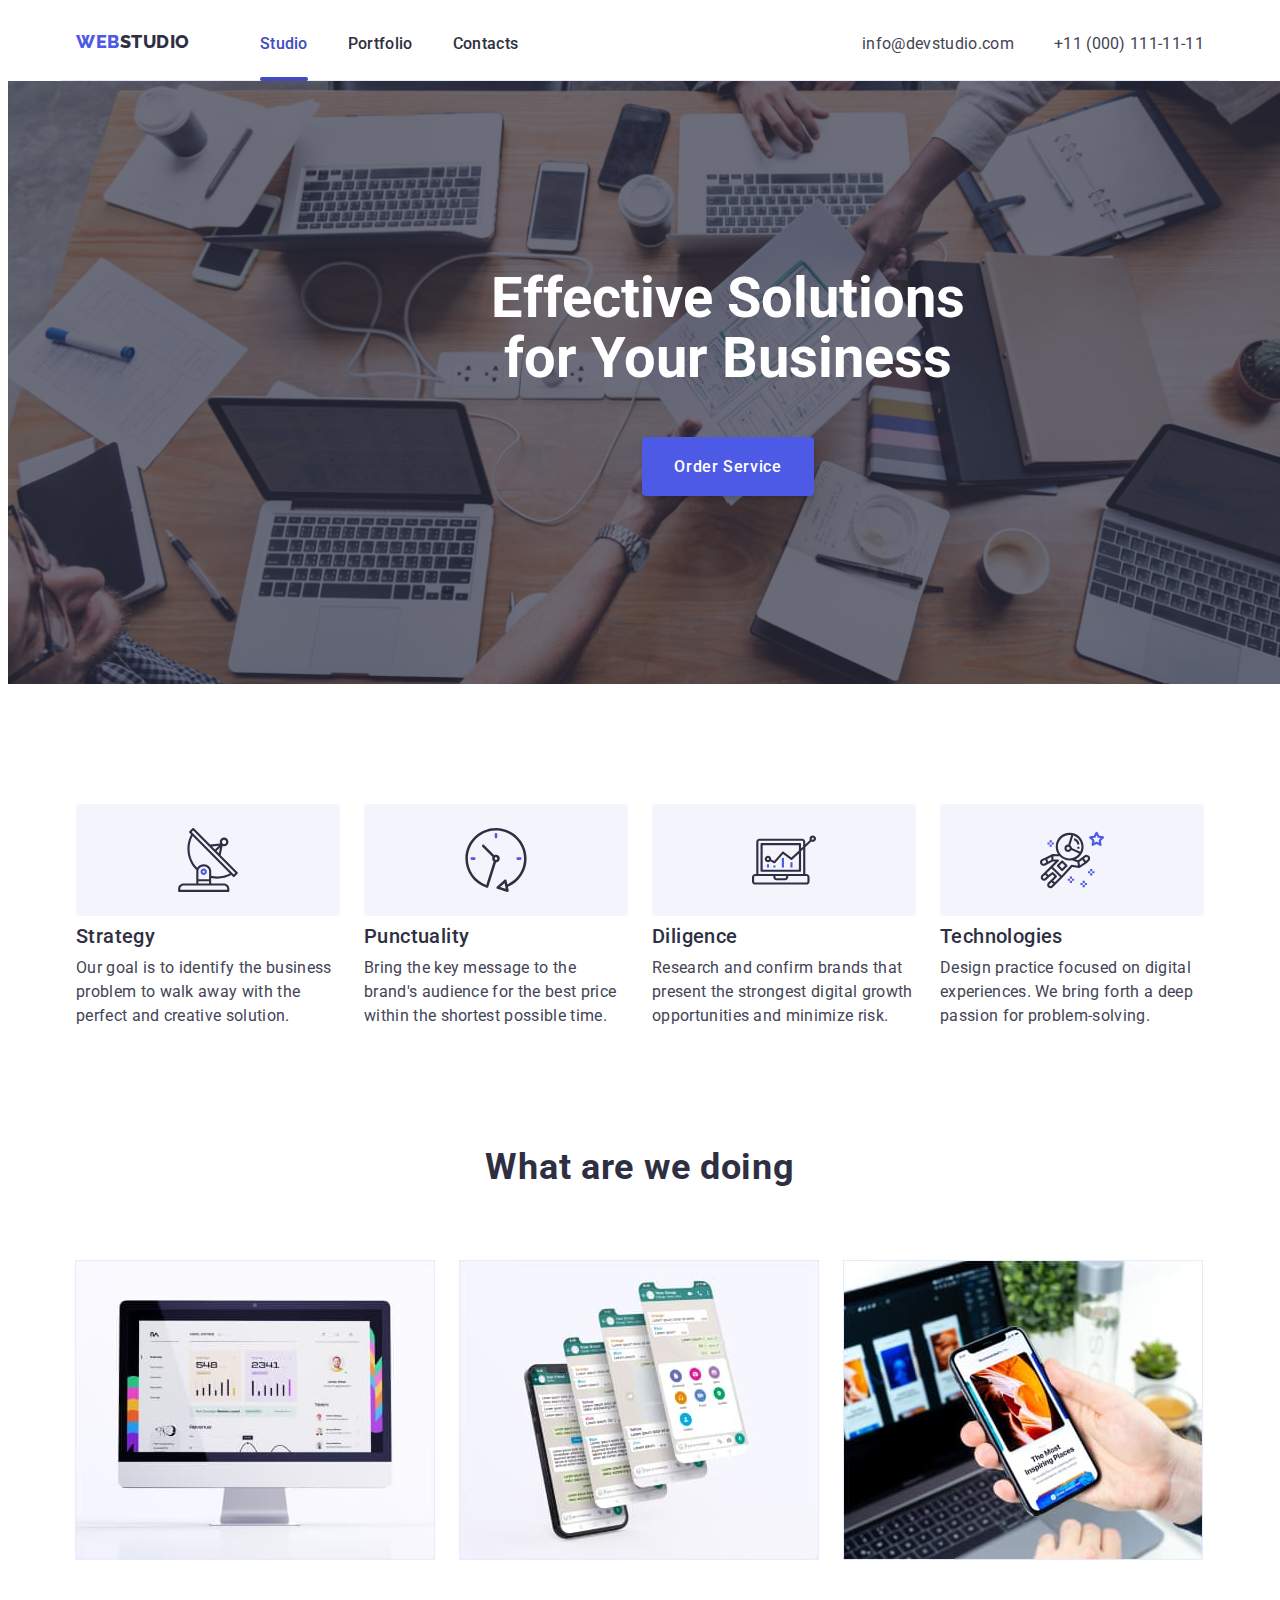
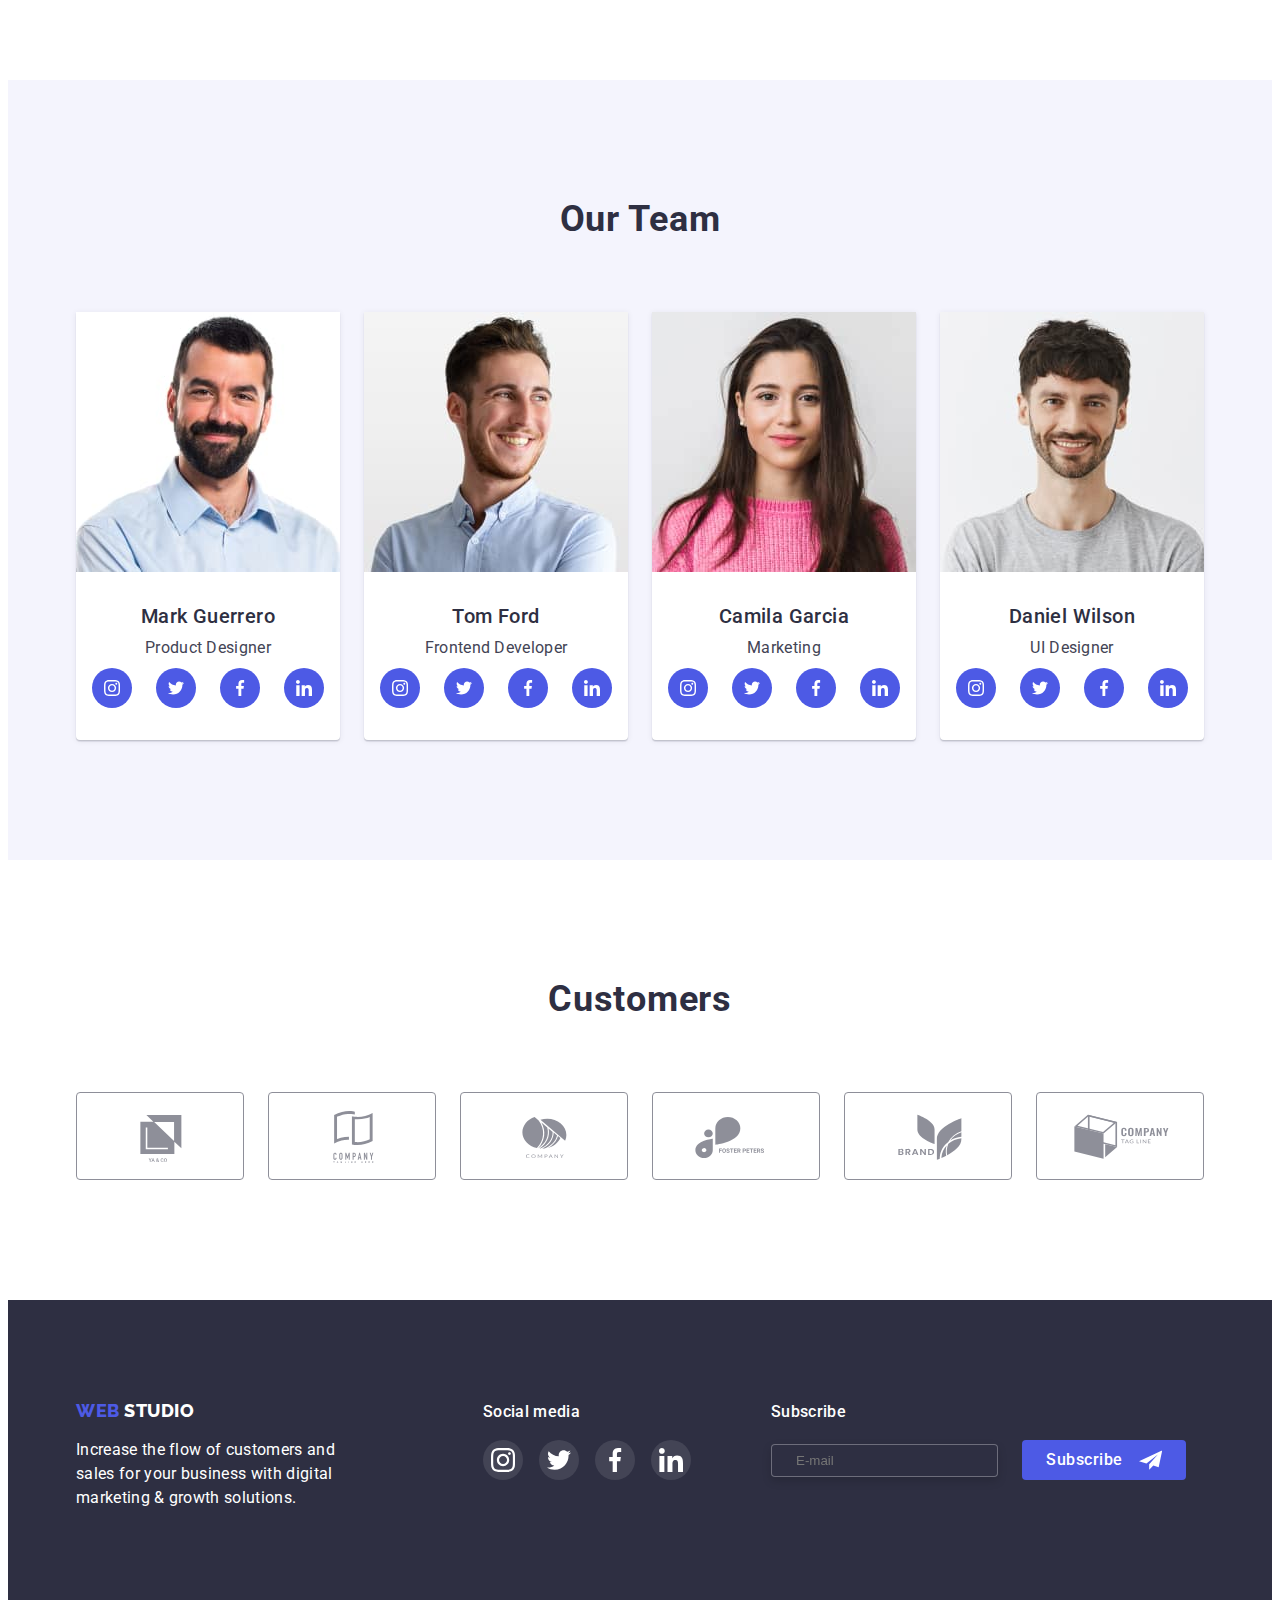
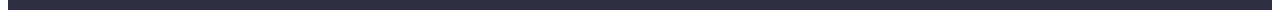
<file: index.html>
<!DOCTYPE html>
<html lang="en">

<head>
    <meta charset="UTF-8" />
    <meta http-equiv="X-UA-Compatible" content="IE=edge" />
    <meta name="viewport" content="width=device-width, initial-scale=1.0" />
    <title>Document</title>
    <link rel="stylesheet" href="https://cdnjs.cloudflare.com/ajax/libs/modern-normalize/1.1.0/modern-normalize.min.css"
        integrity="sha512-wpPYUAdjBVSE4KJnH1VR1HeZfpl1ub8YT/NKx4PuQ5NmX2tKuGu6U/JRp5y+Y8XG2tV+wKQpNHVUX03MfMFn9Q=="
        crossorigin="anonymous" referrerpolicy="no-referrer" />
    <link rel="preconnect" href="https://fonts.googleapis.com">
    <link rel="preconnect" href="https://fonts.gstatic.com" crossorigin>
    <link href="https://fonts.googleapis.com/css2?family=Raleway:wght@800&family=Roboto:wght@400;500;700&display=swap"
        rel="stylesheet">
    <link rel="stylesheet" href="./css/styles.css">
</head>

<body>
    <!-- Header -->
    <header>
        <div class="container header-countainer ">
            <nav class="page-nav">

                <a class="logotype-dark" href="./index.html">Web<span class="studio-dark">Studio</span>

                </a>

                <ul class="list page-nav-list">

                    <li class="menu-item">

                        <a class="menu-link link current" href="./index.html">Studio</a>
                    </li>


                    <li class="menu-item">

                        <a class="menu-link link" href="./portfolio.html">Portfolio</a>
                    </li>


                    <li class="menu-item">

                        <a class="menu-link link" href="#">Contacts</a>
                    </li>

                </ul>

            </nav>
            <!-- Address -->
            <div class="contact-countainer">

                <ul class="list  contacts">

                    <li>
                        <a class="contact-phone-number link" href="mailto:info@devstudio.com">info@devstudio.com</a>
                    </li>


                    <li>
                        <a class="contact-phone-number link" href="tel:+110001111111">+11 (000) 111-11-11</a>
                    </li>
                </ul>

                </address>
            </div>




        </div>

    </header>

    <!-- Hero -->

    <main>


        <section class="hero">

            <div class="container hero-countainer-button">

                <h1 class="hero-title">

                    Effective Solutions
                    for Your Business</h1>

                <button class="modal-button" type="button" data-modal-open>Order Service</button>

            </div>

        </section>



        <!-- Text -->

        <section class="text">

            <div class="container hero-countainer-list">

                <h2 hidden>

                    Strategy

                </h2>

                <ul class="list list-work">

                    <li class="our-team-list">
                        <div class="icons-text-countainer">
                            <svg class="icons-text">

                                <use href="./images/icons.svg#icon-antena"></use>

                            </svg>

                        </div>

                        <h3 class="caption-list">Strategy</h3>

                        <p class="text-list">

                            Our goal is to identify the business problem to walk away with the
                            perfect and creative solution.
                        </p>

                    </li>


                    <li class="our-team-list">
                        <div class=" icons-text-countainer">
                            <svg class="icons-text">

                                <use href="./images/icons.svg#icon-clock"></use>

                            </svg>
                        </div>


                        <h3 class="caption-list">Punctuality</h3>

                        <p class="text-list">

                            Bring the key message to the brand's audience for the best price
                            within the shortest possible time.
                        </p>

                    </li>


                    <li class="our-team-list">
                        <div class="icons-text-countainer">
                            <svg class="icons-text">

                                <use href="./images/icons.svg#icon-diagram"></use>
                            </svg>
                        </div>


                        <h3 class="caption-list">Diligence</h3>

                        <p class="text-list">

                            Research and confirm brands that present the strongest digital
                            growth opportunities and minimize risk.
                        </p>

                    </li>


                    <li class="our-team-list">
                        <div class="icons-text-countainer">
                            <svg class="icons-text">

                                <use href="./images/icons.svg#icon-astronaut"></use>

                            </svg>
                        </div>


                        <h3 class="caption-list">Technologies</h3>

                        <p class="text-list">

                            Design practice focused on digital experiences. We bring forth a
                            deep passion for problem-solving.
                        </p>

                    </li>

                </ul>

            </div>

        </section>



        <!-- What are we doing -->

        <section class="work-section">

            <div class="container image-countainer">

                <h2 class="title-work">What are we doing</h2>

                <ul class="list works">

                    <li>
                        <img src="./images/monitor.jpg" alt="monitor " width="360" height="300" />
                    </li>


                    <li>
                        <img src="./images/phone.jpg" alt="phone" width="360" height="300" />
                    </li>


                    <li>
                        <img src="./images/phone_monitor.jpg" alt="phone_monitor" width="360" height="300" />
                    </li>

                </ul>

            </div>

        </section>



        <!-- Our Team -->

        <section class="team">

            <div class="container our-team-countainer">


                <h2 class="title-team">Our Team</h2>

                <ul class=" list our-team">

                    <li class="our-team-box">
                        <img src="./images/mark.jpg" alt="Mark" width="264" height="260" />

                        <div class="about-team ">

                            <h3 class="caption-list">Mark Guerrero</h3>


                            <p class="text-list">Product Designer</p>

                        </div>
                        <div class="icons-team-countainer">

                            <ul class="icon-list">

                                <li class="icon-li">

                                    <a class="icons-link" href="#">

                                        <svg class="icons-team">



                                            <use href="./images/icons.svg#icon-instagram"></use>

                                        </svg>

                                    </a>

                                </li>

                                <li class="icon-li">

                                    <a class="icons-link" href="#">

                                        <svg class="icons-team">



                                            <use href="./images/icons.svg#icon-twitter"></use>


                                        </svg>

                                    </a>

                                </li>

                                <li class="icon-li">

                                    <a class="icons-link" href="#">


                                        <svg class="icons-team">


                                            <use href="./images/icons.svg#icon-facebook"></use>



                                        </svg>

                                    </a>

                                </li>

                                <li class="icon-li">

                                    <a class="icons-link" href="#">

                                        <svg class="icons-team">



                                            <use href="./images/icons.svg#icon-linkedin"></use>



                                        </svg>

                                    </a>

                                </li>

                            </ul>

                        </div>


                    </li>

                    <li class="our-team-box">
                        <img src="./images/tom.jpg" alt="Tom" width="264" height="260" />

                        <div class="about-team">

                            <h3 class="caption-list">Tom Ford</h3>

                            <p class="text-list">Frontend Developer</p>

                        </div>

                        <div class="icons-team-countainer">

                            <ul class="icon-list">

                                <li class="icon-li">

                                    <a class="icons-link" href="#">

                                        <svg class="icons-team">



                                            <use href="./images/icons.svg#icon-instagram"></use>

                                        </svg>

                                    </a>

                                </li>

                                <li class="icon-li">

                                    <a class="icons-link" href="#">

                                        <svg class="icons-team">



                                            <use href="./images/icons.svg#icon-twitter"></use>


                                        </svg>

                                    </a>

                                </li>

                                <li class="icon-li">

                                    <a class="icons-link" href="#">


                                        <svg class="icons-team">


                                            <use href="./images/icons.svg#icon-facebook"></use>



                                        </svg>

                                    </a>

                                </li>

                                <li class="icon-li">

                                    <a class="icons-link" href="#">

                                        <svg class="icons-team">



                                            <use href="./images/icons.svg#icon-linkedin"></use>



                                        </svg>
                                    </a>
                                </li>

                            </ul>

                        </div>


                    </li>


                    <li class="our-team-box">

                        <img src="./images/camila.jpg" alt="Camila" width="264" height="260" />

                        <div class="about-team">

                            <h3 class="caption-list">Camila Garcia</h3>

                            <p class="text-list">Marketing</p>
                        </div>

                        <div class="icons-team-countainer">

                            <ul class="icon-list">

                                <li class="icon-li">

                                    <a class="icons-link" href="#">

                                        <svg class="icons-team">



                                            <use href="./images/icons.svg#icon-instagram"></use>

                                        </svg>

                                    </a>

                                </li>

                                <li class="icon-li">

                                    <a class="icons-link" href="#">

                                        <svg class="icons-team">



                                            <use href="./images/icons.svg#icon-twitter"></use>


                                        </svg>

                                    </a>

                                </li>

                                <li class="icon-li">

                                    <a class="icons-link" href="#">


                                        <svg class="icons-team">


                                            <use href="./images/icons.svg#icon-facebook"></use>



                                        </svg>

                                    </a>

                                </li>

                                <li class="icon-li">

                                    <a class="icons-link" href="#">

                                        <svg class="icons-team">



                                            <use href="./images/icons.svg#icon-linkedin"></use>



                                        </svg>
                                    </a>
                                </li>

                            </ul>

                        </div>


                    </li>

                    <li class="our-team-box">
                        <img src="./images/daniel.jpg" alt="Daniel" width="264" height="260" />

                        <div class="about-team">

                            <h3 class="caption-list">Daniel Wilson</h3>

                            <p class="text-list">UI Designer</p>

                        </div>

                        <div class="icons-team-countainer">

                            <ul class="icon-list">

                                <li class="icon-li">

                                    <a class="icons-link" href="#">

                                        <svg class="icons-team">



                                            <use href="./images/icons.svg#icon-instagram"></use>

                                        </svg>

                                    </a>

                                </li>

                                <li class="icon-li">

                                    <a class="icons-link" href="#">

                                        <svg class="icons-team">



                                            <use href="./images/icons.svg#icon-twitter"></use>


                                        </svg>

                                    </a>

                                </li>

                                <li class="icon-li">

                                    <a class="icons-link" href="#">


                                        <svg class="icons-team">


                                            <use href="./images/icons.svg#icon-facebook"></use>



                                        </svg>

                                    </a>

                                </li>

                                <li class="icon-li">

                                    <a class="icons-link" href="#">

                                        <svg class="icons-team">



                                            <use href="./images/icons.svg#icon-linkedin"></use>



                                        </svg>
                                    </a>
                                </li>

                            </ul>

                        </div>

        </section>

        <!-- Customers -->

        <section class="section-customers">

            <div class="container countainer-customers">

                <h2 class="customers-title">Customers</h2>

                <ul class="customers-list">

                    <li class="customer">

                        <a class="adress-customers" href="#">

                            <svg class="icons-customers">

                                <use href="./images/icons.svg#icon-ya-co">


                                </use>

                            </svg>

                        </a>

                    </li>

                    <li class="customer">

                        <a class="adress-customers" href="#">

                            <svg class="icons-customers">


                                <use href="./images/icons.svg#icon-tagline">
                                </use>
                            </svg>

                        </a>

                    </li>

                    <li class="customer">

                        <a class="adress-customers" href="#">

                            <svg class="icons-customers">

                                <use href="./images/icons.svg#icon-company">
                                </use>

                            </svg>

                        </a>
                    </li>

                    <li class="customer">

                        <a class="adress-customers" href="#">

                            <svg class="icons-customers">


                                <use href="./images/icons.svg#icon-foster-peters">
                                </use>
                            </svg>

                        </a>

                    </li>

                    <li class="customer">
                        <a class="adress-customers" href="#">

                            <svg class="icons-customers">


                                <use href="./images/icons.svg#icon-brand">
                                </use>

                            </svg>

                        </a>

                    </li>

                    <li class="customer">

                        <a class="adress-customers" href="#">

                            <svg class="icons-customers">


                                <use href="./images/icons.svg#icon-company-tagline">
                                </use>

                            </svg>

                        </a>

                    </li>

                </ul>

            </div>

        </section>


    </main>

    <!-- footer -->


    <footer class="footer">

        <div class="container footer-container">

            <div>
                <a class="logotype-light" href="./index.html">Web <span class="studio-white">Studio</span>

                </a>
                <p class="footter-list">

                    Increase the flow of customers and sales for
                    your business with digital marketing & growth solutions.
                </p>

            </div>


            <div class="container footer-icons">

                <h2 class="social-footer">Social media</h2>

                <ul class="footter-list-icon">

                    <li class="footer-content">

                        <a class="footer-adress" href="#">

                            <svg class="footer-icon">

                                <use href="./images/icons.svg#icon-instagram">

                                </use>

                            </svg>

                        </a>



                    </li>

                    <li class="footer-content">

                        <a class="footer-adress" href="#">

                            <svg class="footer-icon">

                                <use href="./images/icons.svg#icon-twitter">

                                </use>

                            </svg>


                        </a>

                    </li>

                    <li class="footer-content">

                        <a class="footer-adress" href="#">

                            <svg class="footer-icon">

                                <use href="./images/icons.svg#icon-facebook">

                                </use>

                            </svg>

                        </a>

                    </li>

                    <li class="footer-content">


                        <a class="footer-adress" href="#">

                            <svg class="footer-icon">

                                <use href="./images/icons.svg#icon-linkedin">

                                </use>

                            </svg>
                        </a>


                    </li>

                </ul>

            </div>

            <div class="form-footer">

                <form name="form-subscribe" autocomplete="on" novalidate>
                    <p class="social-footer">Subscribe</p>
                    <label hidden>Subscribe</label>

                    <div class="subscribe-form">

                        <input class="footer-input" id="subscribe-footer" type="email" name="subscribe-footer"
                            placeholder="E-mail">

                        <button type="submit" class="footer-btn">

                            <span class="footer-subscribe">Subscribe</span>

                            <svg class="footer-form-btn">

                                <use href="./images/icons.svg#icon-telegram"></use>

                            </svg>

                        </button>
                    </div>

                </form>

            </div>

        </div>

    </footer>

    <div class="backdrop is-hidden" data-modal is-hidden>

        <div class="modal">

            <button type="button" class="modal-close" data-modal-close>


                <svg class="icon-close">

                    <use href="./images/icons.svg#icon-vector">
                    </use>

                </svg>

            </button>

            <h2 class="modal-caption">Leave your contacts and we will call you back</h2>

            <form class="modal-form" name="form-modal" autocomplete="on" novalidate>


                <label class="modal-label" for="modal-name">

                    Name</label>


                <div class="form-icon">
                    <input class="input" type="text" id="modal-name" name="modal-name"><svg class="modal-icon">

                        <use href="./images/icons.svg#icon-person">
                        </use>

                    </svg>

                </div>




                <label class="modal-label" for="modal-phone">Phone</label>

                <div class="form-icon">

                    <input class="input" type="tel" id="modal-phone" name="modal-phone" pattern="^\[0-9]{12}">

                    <svg class="modal-icon">

                        <use href="./images/icons.svg#icon-phone">
                        </use>

                    </svg>
                </div>






                <label class="modal-label" for="modal-email">Email</label>

                <div class="form-icon">

                    <input class="input" type="email" id="modal-email" name="modal-email">

                    <svg class="modal-icon">

                        <use href="./images/icons.svg#icon-email">
                        </use>

                    </svg>
                </div>





                <label class="modal-label" for="modal-comment">Comment</label>

                <textarea class="modal-comment-area" type="modal-comment" placeholder="Text input" id="modal-comment"
                    name="modal-comment"></textarea>




                <div class="modal-link-checkbox">
                    <div class="checkbox-icon-container">

                        <input class="checkbox" type="checkbox" id="modal-checkbox" name="modal-checkbox">





                        <svg class="checkbox-form-icon">

                            <use class="checkbox-icon" href="./images/icons.svg#icon-click"></use>

                        </svg>

                    </div>

                    <label class="modal-check
                    " for="modal-checkbox">

                        <span class="text-checkbox">

                            I accept the terms and conditions of the
                            <a class="modal-link " href="#">Privacy
                                Policy</a>

                        </span>

                    </label>


                </div>

                <div class="modal-button-container">

                    <button class="modal-button-send" type="submit">Send</button>

                </div>

        </div>



    </div>

    </form>



    </div>

    <script src="./js/modal.js"></script>

</body>

</html>
</file>
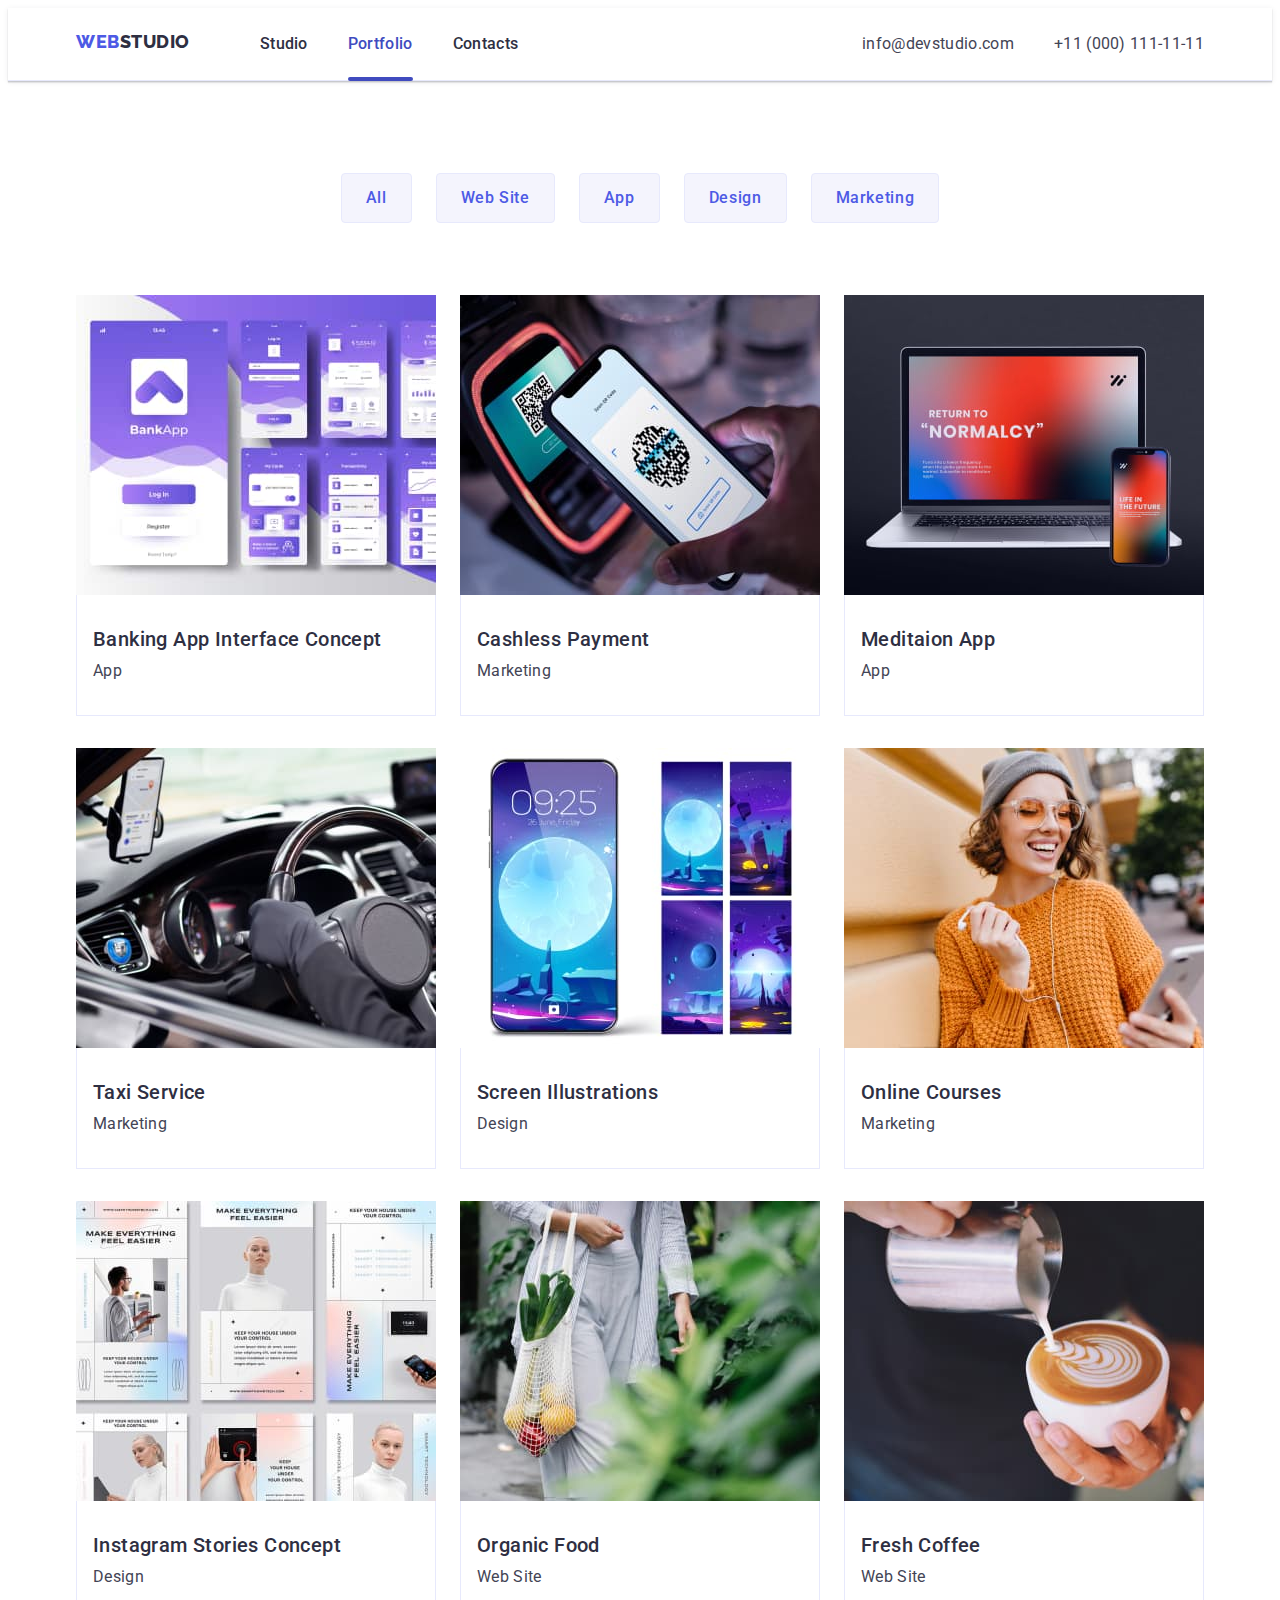
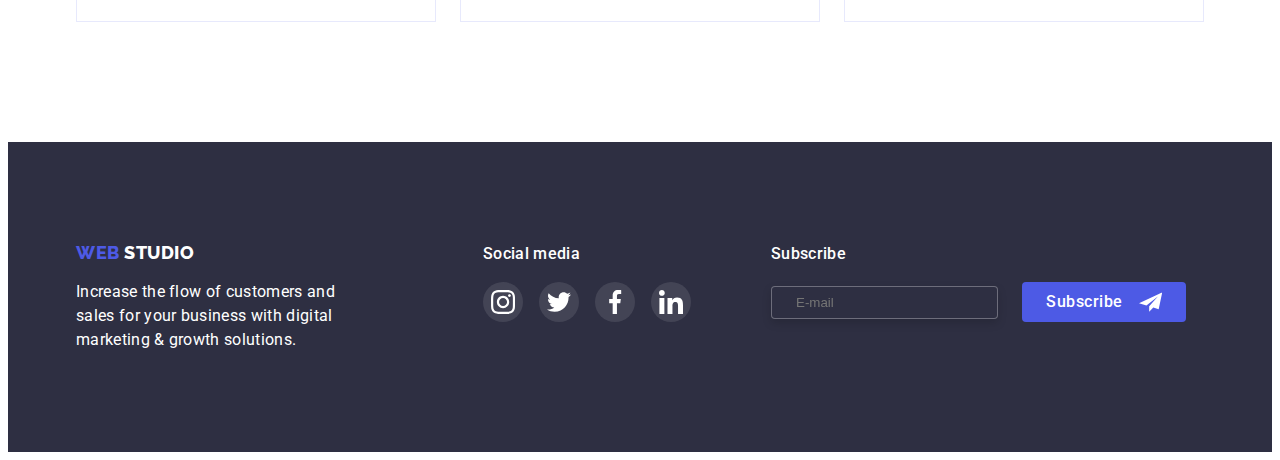
<file: portfolio.html>
<!DOCTYPE html>

<html lang="en">

<head>
    <meta charset="UTF-8">
    <meta http-equiv="X-UA-Compatible" content="IE=edge">
    <meta name="viewport" content="width=device-width, initial-scale=1.0">
    <title>Document</title>
    <link rel="stylesheet" href="https://cdnjs.cloudflare.com/ajax/libs/modern-normalize/1.1.0/modern-normalize.min.css"
        integrity="sha512-wpPYUAdjBVSE4KJnH1VR1HeZfpl1ub8YT/NKx4PuQ5NmX2tKuGu6U/JRp5y+Y8XG2tV+wKQpNHVUX03MfMFn9Q=="
        crossorigin="anonymous" referrerpolicy="no-referrer" />
    <link rel="preconnect" href="https://fonts.googleapis.com">
    <link rel="preconnect" href="https://fonts.gstatic.com" crossorigin>
    <link href="https://fonts.googleapis.com/css2?family=Raleway:wght@800&family=Roboto:wght@400;500;700&display=swap"
        rel="stylesheet">
    <link rel="stylesheet" href="./css/styles.css">

</head>

<body>
    <!-- Header -->
    <header class="header">
        <div class="container page-countainer ">
            <nav class="page-nav">

                <a class="logotype-dark" href="./index.html">Web<span class="studio-dark">Studio</span>

                </a>

                <ul class="list page-nav-list">

                    <li class="menu-item">

                        <a class="menu-link link" href="./index.html">Studio</a>
                    </li>


                    <li class="menu-item">

                        <a class="menu-link link current" href="/portfolio.html">Portfolio</a>
                    </li>


                    <li class="menu-item">

                        <a class="menu-link link" href="#">Contacts</a>
                    </li>

                </ul>

            </nav>
            <!-- Address -->
            <div class="contact-countainer">
                <ul class="list page-nav-list  contacts">

                    <li>
                        <a class="contact-phone-number link" href="mailto:info@devstudio.com">info@devstudio.com</a>
                    </li>


                    <li>
                        <a class="contact-phone-number link" href="tel:+110001111111">+11 (000) 111-11-11</a>
                    </li>
                </ul>

                </address>
            </div>




        </div>

    </header>

    <!-- Market -->

    <section class="portfolio">

        <div class="container countainer-market">

            <h1 hidden>button</h1>

            <!-- BATON -->

            <ul class="button-list button">

                <li>

                    <button type="button" class="label-menu">

                        All

                    </button>
                </li>
                <li>
                    <button type="button" class="label-menu">

                        Web Site

                    </button>
                </li>
                <li>
                    <button type="button" class="label-menu">

                        App

                    </button>
                </li>
                <li>
                    <button type="button" class="label-menu">

                        Design

                    </button>
                </li>
                <li>
                    <button type="button" class="label-menu">

                        Marketing

                    </button>

                </li>

            </ul>
            <!-- Market -->
            <ul class="list market-list">

                <li class="market">

                    <a href class="works-wrapper-link">

                        <div class="works-wrapper">

                            <img src="./images/bankapp.jpg" alt="Banking App Interface Concept" width="360px"
                                height="300px">


                            <p class="overlay">14 Stylish and User-Friendly App Design Concepts · Task
                                Manager App · Calorie Tracker App · Exotic Fruit Ecommerce App ·
                                Cloud Storage App
                            </p>

                        </div>

                        <div class="text-market">

                            <h3 class="caption-list">Banking App Interface Concept</h3>

                            <p class="text-list">App</p>

                        </div>
                    </a>


                </li>

                <li class="market">

                    <a href class="works-wrapper-link">

                        <div class="works-wrapper">

                            <img src="./images/pay.jpg" alt="Banking App Interface Concept" width="360px"
                                height="300px">


                            <p class="overlay">14 Stylish and User-Friendly App Design Concepts · Task
                                Manager App · Calorie Tracker App · Exotic Fruit Ecommerce App ·
                                Cloud Storage App
                            </p>

                        </div>

                        <div class="text-market">

                            <h3 class="caption-list">Cashless Payment</h3>

                            <p class="text-list">Marketing</p>

                        </div>
                    </a>


                </li>


                <li class="market">

                    <a href class="works-wrapper-link">

                        <div class="works-wrapper">

                            <img src="./images/medditationapp.jpg" alt="Banking App Interface Concept" width="360px"
                                height="300px">


                            <p class="overlay">14 Stylish and User-Friendly App Design Concepts · Task
                                Manager App · Calorie Tracker App · Exotic Fruit Ecommerce App ·
                                Cloud Storage App
                            </p>

                        </div>

                        <div class="text-market">

                            <h3 class="caption-list">Meditaion App</h3>

                            <p class="text-list">App</p>

                        </div>
                    </a>


                </li>

                <li class="market">

                    <a href class="works-wrapper-link">

                        <div class="works-wrapper">

                            <img src="./images/taxi.jpg" alt="Banking App Interface Concept" width="360px"
                                height="300px">


                            <p class="overlay">14 Stylish and User-Friendly App Design Concepts · Task
                                Manager App · Calorie Tracker App · Exotic Fruit Ecommerce App ·
                                Cloud Storage App
                            </p>

                        </div>

                        <div class="text-market">

                            <h3 class="caption-list">Taxi Service</h3>

                            <p class="text-list">Marketing</p>

                        </div>
                    </a>


                </li>

                <li class="market">

                    <a href class="works-wrapper-link">

                        <div class="works-wrapper">

                            <img src="./images/screen.jpg" alt="Banking App Interface Concept" width="360px"
                                height="300px">


                            <p class="overlay">14 Stylish and User-Friendly App Design Concepts · Task
                                Manager App · Calorie Tracker App · Exotic Fruit Ecommerce App ·
                                Cloud Storage App
                            </p>

                        </div>

                        <div class="text-market">

                            <h3 class="caption-list">Screen Illustrations</h3>

                            <p class="text-list">Design</p>

                        </div>
                    </a>


                </li>

                <li class="market">

                    <a href class="works-wrapper-link">

                        <div class="works-wrapper">

                            <img src="./images/offlinecourse.jpg" alt="Banking App Interface Concept" width="360px"
                                height="300px">


                            <p class="overlay">14 Stylish and User-Friendly App Design Concepts · Task
                                Manager App · Calorie Tracker App · Exotic Fruit Ecommerce App ·
                                Cloud Storage App
                            </p>

                        </div>

                        <div class="text-market">

                            <h3 class="caption-list">Online Courses</h3>

                            <p class="text-list">Marketing</p>


                        </div>
                    </a>


                </li>

                <li class="market">

                    <a href class="works-wrapper-link">

                        <div class="works-wrapper">

                            <img src="./images/concepts.jpg" alt="Banking App Interface Concept" width="360px"
                                height="300px">


                            <p class="overlay">14 Stylish and User-Friendly App Design Concepts · Task
                                Manager App · Calorie Tracker App · Exotic Fruit Ecommerce App ·
                                Cloud Storage App
                            </p>

                        </div>

                        <div class="text-market">

                            <h3 class="caption-list">Instagram Stories Concept</h3>

                            <p class="text-list">Design</p>

                        </div>
                    </a>


                </li>

                <li class="market">

                    <a href class="works-wrapper-link">

                        <div class="works-wrapper">

                            <img src="./images/organic.jpg" alt="Banking App Interface Concept" width="360px"
                                height="300px">


                            <p class="overlay">14 Stylish and User-Friendly App Design Concepts · Task
                                Manager App · Calorie Tracker App · Exotic Fruit Ecommerce App ·
                                Cloud Storage App
                            </p>

                        </div>

                        <div class="text-market">

                            <h3 class="caption-list">Organic Food</h3>

                            <p class="text-list">Web Site</p>

                        </div>
                    </a>


                </li>

                <li class="market">

                    <a href class="works-wrapper-link">

                        <div class="works-wrapper">

                            <img src="./images/coffe.jpg" alt="Banking App Interface Concept" width="360px"
                                height="300px">


                            <p class="overlay">14 Stylish and User-Friendly App Design Concepts · Task
                                Manager App · Calorie Tracker App · Exotic Fruit Ecommerce App ·
                                Cloud Storage App
                            </p>

                        </div>

                        <div class="text-market">

                            <h3 class="caption-list">Fresh Coffee</h3>

                            <p class="text-list">Web Site</p>

                        </div>

                    </a>


                </li>

            </ul>

        </div>

    </section>


    </main>
    <!-- footer -->
    <footer class="footer">

        <div class="container footer-container">

            <div>
                <a class="logotype-light" href="./index.html">Web <span class="studio-white">Studio</span>

                </a>
                <p class="footter-list">

                    Increase the flow of customers and sales for
                    your business with digital marketing & growth solutions.
                </p>

            </div>


            <div class="container footer-icons">

                <h3 class="social-footer">Social media</h3>



                <ul class="footter-list-icon">

                    <li class="footer-content">

                        <a class="footer-adress" href="#">

                            <svg class="footer-icon">

                                <use href="./images/icons.svg#icon-instagram">

                                </use>

                            </svg>

                        </a>



                    </li>

                    <li class="footer-content">

                        <a class="footer-adress" href="#">

                            <svg class="footer-icon">

                                <use href="./images/icons.svg#icon-twitter">

                                </use>

                            </svg>


                        </a>

                    </li>

                    <li class="footer-content">

                        <a class="footer-adress" href="#">

                            <svg class="footer-icon">

                                <use href="./images/icons.svg#icon-facebook">

                                </use>

                            </svg>

                        </a>

                    </li>

                    <li class="footer-content">


                        <a class="footer-adress" href="#">

                            <svg class="footer-icon">

                                <use href="./images/icons.svg#icon-linkedin">

                                </use>

                            </svg>
                        </a>


                    </li>

                </ul>

            </div>
            <div class="form-footer">

                <form name="form-subscribe" autocomplete="on" novalidate>

                    <label for="subscribe-footer" class="social-footer">Subscribe</label>

                    <div class="subscribe-form">

                        <input class="footer-input" id="subscribe-footer" type="email" name="subscribe-footer"
                            placeholder="E-mail">

                        <button type="
                        submit" class="footer-btn">

                            <span class="footer-subscribe">Subscribe</span>

                            <svg class="footer-form-btn">

                                <use href="./images/icons.svg#icon-telegram"></use>

                            </svg>

                        </button>
                    </div>

                </form>

            </div>

        </div>

    </footer>

    </div>

    </footer>

</body>

</html>
</file>
<file: css/styles.css>
:root {
  --color-primary: #2e2f42;
  --color-secondary: #434455;
  --color-white: #fff;
  --color-brand: #404bbf;
  --color-min: #4d5ae5;
  --background-clr: #e5e5e5;
  --border-color: #e7e9fc;
  --background-our-team: #f4f4fd;
  --icons-color: #afb1b8;
  --customers-clr: #8e8f99;
  --icons-team: #4d5ae5;
  --icons-text: #f4f4fd;
  --icons-footer: #31d0aa;
  --transition: 250ms cubic-bezier(0.4, 0, 0.2, 1);
  ---modal-bgr: #fcfcfc;
  --modal-text: #757575;
}
* {
  box-sizing: border-box;
}
body {
  font-family: "Roboto", sans-serif;
  color: var(--color-secondary);
  background-color: var(--color-white);
}
img {
  object-fit: cover;
  display: block;
}
p,
h1,
h2,
h3,
h4,
h5,
h6,
ul {
  margin: 0;
}
ul {
  padding: 0;
  list-style: none;
}
a {
  text-decoration: none;
  font-weight: 500;
  font-size: 16px;
  line-height: 1.25;
  letter-spacing: 0.02em;
  color: var(--color-secondary);
}
.list {
  list-style: none;
  padding: 0;
}
.container {
  width: 1158px;
  margin: 0 auto;
  padding: 0 15px 0 15px;
}

.text {
  padding: 120px 0 120px 0;
}

/* PAGE */
.header {
  background-color: var(--color-white);
  border-bottom: 1px solid var(--border-color);
  box-shadow: 0px 2px 1px rgba(46, 47, 66, 0.08),
    0px 1px 1px rgba(46, 47, 66, 0.16), 0px 1px 6px rgba(46, 47, 66, 0.08);
}
.page-countainer {
  display: flex;
  align-items: center;
}
.page-nav {
  display: flex;
  flex-grow: 1;
  gap: 70px;
}
.page-nav-list {
  display: flex;
  flex-grow: 1;
  gap: 40px;
}

/* PAGE */

/* MARKET */

.text-list {
  font-family: "Roboto";
  font-style: normal;
  font-weight: 400;
  font-size: 16px;
  line-height: 1.5;
  letter-spacing: 0.02em;
  color: var(--color-secondary);
}
.our-team-list {
  flex-basis: calc((100% 72px) / 4);
}
.market-list {
  align-items: center;
  display: flex;
  justify-content: center;
  flex-wrap: wrap;
  gap: 24px;
  row-gap: 32px;
}
.works-wrapper-link:hover,
.works-wrapper-link:focus {
  box-shadow: 0px 1px 6px rgba(46, 47, 66, 0.08),
    0px 1px 1px rgba(46, 47, 66, 0.16), 0px 2px 1px rgba(46, 47, 66, 0.08);
}

/* Market-place */

.market-list {
}
.works-cards-item {
}
.works-wrapper-link {
  display: block;
}
.works-wrapper-link:hover {
}

.works-wrapper {
  overflow: hidden;
  position: relative;
}
.overlay {
  font-family: "Roboto";
  font-style: normal;
  font-weight: 400;
  font-size: 16px;
  line-height: 1.5;
  letter-spacing: 0.02em;
  position: absolute;
  top: 0;
  left: 0;
  width: 100%;
  height: 100%;
  color: var(--color-white);
  background-color: var(--color-min);
  padding: 40px 32px;
  overflow: auto;
  opacity: 0;
  transform: translate(0, 100%);
  transition: transform var(--transition), opacity var(--transition);
}
.works-wrapper-link:hover .overlay,
.works-wrapper-link:focus .overlay {
  opacity: 1;
  transform: translate(0, 0);
}

.text-market {
}
.text-market {
}
/* Market-place */

/* BUTTON */
.button-list {
  display: flex;
  gap: 24px;
  justify-content: center;
  margin: 0 0 72px 0;
}
.label-menu {
  font-family: "Roboto", sans-serif;
  font-weight: 500;
  font-size: 16px;
  line-height: 1.5;
  letter-spacing: 0.04em;
  color: var(--color-min);
  padding: 12px 24px;
  cursor: pointer;
  background-color: var(--background-our-team);
  border: 1px solid var(--border-color);
  border-radius: 4px;
  transition: border var(--transition), background-color var(--transition),
    color var(--transition), box-shadow var(--transition);
}
.label-menu:hover,
.label-menu:focus {
  background-color: var(--color-brand);
  box-shadow: 0px 3px 1px rgba(0, 0, 0, 0.1), 0px 2px 1px rgba(0, 0, 0, 0.08),
    0px 2px 2px rgba(0, 0, 0, 0.12);
  border: 1px solid var(--color-brand);
  color: var(--color-white);
}
/* BUTTON */

.text-market {
  padding: 32px 0px 32px 16px;
  border: 1px solid var(--border-color);
  border-top: none;
}
/* MENU */

.menu-item {
  position: relative;
}

.menu-list {
}

.menu-link {
  position: relative;
  padding: 24px 0;
  font-weight: 500;
  font-size: 16px;
  line-height: 1.5;
  color: var(--color-primary);
  gap: 40px;
  display: block;
  transition: color var(--transition);
}

.menu-link:hover,
.menu-link:focus {
  color: var(--color-brand);
}
.menu-link.current::after {
  position: absolute;
  display: block;
  left: 0;
  bottom: -1px;
  height: 4px;
  width: 100%;
  border-radius: 2px;
  background-color: var(--color-brand);
  content: "";
}

.menu-link.current {
  color: var(--color-brand);
}
/* MENU*/

/* HERO*/

/* LOGOTYPE DARK */
.logotype-dark {
  font-family: "Raleway", sans-serif;
  font-weight: 800;
  font-size: 18px;
  line-height: 1.16;
  letter-spacing: 0.03em;
  text-transform: uppercase;
  color: var(--color-min);
  padding: 24px 0;
}
.studio-dark {
  color: var(--color-primary);
}
/* LOGOTYPE DARK */
.header-countainer {
  border-bottom: 1px solid var(--border-color);
  display: flex;
  align-items: center;
}
.hero-countainer-button {
}
.countainer-button {
}

.hero-countainer-list {
}
.hero {
  width: 1440px;
  padding: 188px 0;
  margin: 0 auto;
  background-image: linear-gradient(
      rgba(46, 47, 66, 0.7),
      rgba(46, 47, 66, 0.7)
    ),
    url("../images/people-office.jpg");
  background-repeat: no-repeat;
  background-position: center;
  background-size: cover;
}
.hero-title {
  width: 494px;
  font-size: 56px;
  line-height: 1.07;
  color: var(--color-white);
  text-align: center;
  box-sizing: border-box;
  margin: 0 auto;
  margin-bottom: 48px;
}

/* CONTACT */
.contact-countainer {
}

.contacts {
  display: flex;
  gap: 40px;
}
/* CONTACT */

/* BUTTON */
.modal-button {
  font-family: "Roboto", sans-serif;
  font-weight: 500;
  font-size: 16px;
  line-height: 1.71;
  display: flex;
  align-items: center;
  letter-spacing: 0.04em;
  color: var(--color-white);
  background: var(--color-brand);
  cursor: pointer;
  background: var(--color-min);
  border: 2px solid var(--brand-color);
  box-shadow: 0px 4px 4px rgba(0, 0, 0, 0.15);
  border-radius: 4px;
  margin: 0 auto;
  padding: 16px 32px;
  transition: background-color var(--transition);
}
.modal-button:hover,
.modal-button:focus {
  background-color: var(--color-brand);
  color: var(--color-white);
}
/* BUTTON */

/* <!-- Address --> */
.contact-phone-number {
  font-style: normal;
  font-weight: 400;
  font-size: 16px;
  line-height: 1.71;
  letter-spacing: 0.02em;
  transition: color var(--transition);
}

.contact-phone-number:hover,
.contact-phone-number:focus {
  color: var(--color-brand);
}
/* <!-- Address --> */

/* HERO */

/* WORKS */

.work-section {
  padding-bottom: 120px;
}

.title-work {
  text-align: center;
  font-size: 36px;
  line-height: 1.11;
  letter-spacing: 0.02em;
  color: var(--color-primary);
  margin: 0 0 72px 0;
}

.list-work {
  display: flex;
  gap: 24px;
}

.works {
  display: flex;
  gap: 24px;
}
/* ICONS-TEXT */
.icons-text-countainer {
  background-color: var(--icons-text);
  border-radius: 4px;
  align-items: center;
  justify-content: center;
  display: flex;
  height: 112px;
  width: 264px;
  margin-bottom: 8px;
}

.icons-text {
  width: 64px;
  height: 64px;
}

/* ICONS-TEXT */

/* TEAM */

.our-team-countainer {
}

.title-team {
  text-align: center;
  font-weight: 700;
  font-size: 36px;
  line-height: 1.11;
  letter-spacing: 0.02em;
  color: var(--color-primary);
  margin-bottom: 72px;
}

.team {
  padding: 120px 0 120px 0;
  background-color: var(--background-our-team);
}
.our-team {
  text-align: center;
  display: flex;
  flex-wrap: wrap;
  gap: 24px;
  align-items: center;
  padding: 0;
  justify-content: center;
}

.our-team-box {
  box-shadow: 0px 1px 6px rgba(46, 47, 66, 0.08),
    0px 1px 1px rgba(46, 47, 66, 0.16), 0px 2px 1px rgba(46, 47, 66, 0.08);
  border-radius: 0px 0px 4px 4px;
  background-color: var(--color-white);
}

.caption-list {
  font-weight: 500;
  font-size: 20px;
  line-height: 1.2;
  letter-spacing: 0.02em;
  color: var(--color-primary);
  margin: 0 0 8px 0;
}

.about-team {
  margin-top: 32px;
  margin-bottom: 8px;
}
.image-countainer {
  width: 1160px;
}

/* ICONS-TEAM */
.icons-team-countainer {
  width: 232px;
  height: 40px;
  margin: 0 auto;
  margin-bottom: 32px;
}
.icons-team {
  fill: var(--color-white);
  height: 16px;
  width: 16px;
}

.icon-list {
  display: flex;
  align-items: center;
  justify-content: center;
  gap: 24px;
}

.icon-li {
  height: 40px;
  width: 40px;
}

.icons-link {
  display: flex;
  align-items: center;
  justify-content: center;
  fill: var(--color-primary);
  background-color: var(--icons-team);
  width: 100%;
  height: 100%;
  border-radius: 50%;
  transition: background-color var(--transition);
}

.icons-link:focus {
  background-color: #404bbf;
}
.icons-link:hover {
  background-color: #404bbf;
}
/* ICONS-TEAM */

/* TEAM */

/* CUSTOMER */

.section-customers {
  padding: 120px 0 120px 0;
}
.customers-title {
  width: 100%;
  height: 100%;
  text-align: center;
  font-weight: 700;
  font-size: 36px;
  line-height: 1.11;
  letter-spacing: 0.02em;
  color: var(--color-primary);
  margin-bottom: 72px;
}

.countainer-customers {
  display: block;
}

.customers-list {
  gap: 24px;
  display: flex;
}

.customer {
  height: 88px;
  width: 168px;
}

.adress-customers {
  display: flex;
  align-items: center;
  justify-content: center;
  width: 100%;
  height: 100%;
  border: 1px solid var(--customers-clr);
  border-radius: 4px;
}

.icons-customers {
  fill: var(--customers-clr);
  height: 56px;
  width: 104px;
}
.customer {
  transition: transform 250ms;
  height: 88px;
  width: 168px;
}

.adress-customers {
  display: flex;
  align-items: center;
  justify-content: center;
  width: 168px;
  height: 88px;
  border: 1px solid var(--customers-clr);
  color: var(--customers-clr);
  border-radius: 4px;
  transition: background-color var(--transition), color var(--transition);
}

.icons-customers {
  fill: currentColor;
  height: 56px;
  width: 104px;
}

.adress-customers:hover,
.adress-customers:focus {
  border-color: var(--color-brand);
  color: var(--color-brand);
}

/* CUSTOMER */

/* Footer */

.footer-container {
  display: flex;
  align-items: baseline;
  background-color: var(--color-primary);
}
.footer {
  display: flex;
  padding: 100px 0px;
  background-color: var(--color-primary);
}

.logotype-light {
  font-family: "Raleway", sans-serif;
  font-weight: 800;
  font-size: 18px;
  line-height: 1.16;
  letter-spacing: 0.03em;
  text-transform: uppercase;
  color: var(--color-min);
  display: block;
  margin-bottom: 16px;
}

.footter-list {
  width: 287px;
  font-weight: 400;
  font-size: 16px;
  line-height: 1.5;
  letter-spacing: 0.02em;
  color: var(--color-white);
}

/* ICONS-FOOTER */
.social-footer {
  font-family: "Roboto";
  font-style: normal;
  font-weight: 500;
  font-size: 16px;
  line-height: 1.5;
  letter-spacing: 0.02em;
  color: var(--color-white);
  margin-bottom: 16px;
}

.footer-icons {
  height: 80px;
  width: 208px;
  margin: 0 0 0 120px;
  padding: 0;
}

.footter-list-icon {
  display: flex;
  gap: 16px;
}

.footer-content {
  height: 40px;
  width: 40px;
}

.footer-adress {
  display: flex;
  align-items: center;
  justify-content: center;
  width: 100%;
  height: 100%;
  background-color: rgba(255, 255, 255, 0.1);
  border-radius: 50%;
  transition: box-shadow var(--transition), background-color var(--transition);
}

.footer-icon {
  fill: var(--color-white);
  height: 24px;
  width: 24px;
}
.footer-adress:hover,
.footer-adress:focus {
  background-color: var(--icons-footer);
}
/* ICONS-FOOTER */

.studio-white {
  color: var(--color-white);
}

.portfolio {
  padding: 92px 0 120px 0;
}

/* /Footer */

/* Modal */
.backdrop {
  position: fixed;
  top: 0;
  left: 0;
  height: 100%;
  width: 100%;
  background: rgba(46, 47, 66, 0.4);
  display: flex;
  justify-content: center;
  align-items: center;
  padding: 20px 0;
  transition: transform var(--transition), opacity var(--transition),
    visibility var(--transition), backgrund-color var(--transition);
}
.backdrop.is-hidden {
  opacity: 0;
  visibility: hidden;
  pointer-events: none;
}
.modal {
  padding: 72px 24px 24px 24px;
  position: relative;
  overflow: auto;
  width: 100%;
  max-width: 408px;
  border-radius: 4px;
  background-color: var(---modal-bgr);
  transition: transform var(--transition), opacity var(--transition),
    visibility var(--transition), backgrund-color var(--transition);
}
.modal-close {
  position: absolute;
  display: flex;
  align-items: center;
  justify-content: center;
  top: 24px;
  right: 24px;
  height: 24px;
  width: 24px;
  background-color: var(--border-color);
  border: 1px solid rgba(0, 0, 0, 0.1);
  border-radius: 50%;
  cursor: pointer;
  fill: #000;
  transition: background-color var(--transition), fill var(--transition);
}
.modal-close:hover,
.modal-close:focus {
  fill: var(--color-white);
  background-color: var(--color-brand);
}
.icon-close {
  height: 8px;
  width: 8px;
}
.modal-caption {
  font-weight: 500;
  font-size: 16px;
  line-height: 1.5;
  margin-bottom: 16px;
  text-align: center;
  letter-spacing: 0.02em;
  color: var(--color-primary);
}
.modal-form {
}
.modal-label {
  font-weight: 400;
  font-size: 12px;
  line-height: 1.16;
  letter-spacing: 0.01em;
  color: var(--modal-text);
  display: block;
  margin-bottom: 4px;
}
.modal-check {
  color: var(--modal-text);
}

/* Checkbox */

.modal-link-checkbox {
  display: flex;
  align-items: center;
}

.checkbox {
  appearance: none;
}

.checkbox-icon-container {
  display: flex;
  align-items: center;
}
.checkbox-form-icon {
  position: absolute;
  height: 16px;
  width: 16px;
  border: 1.25px solid var(--color-primary);
  border-radius: 2px;
  cursor: pointer;
  background-color: var(--icons-text);
}
.checkbox-icon {
  position: relative;
  fill: var(--icons-text);
}
.checkbox:checked + .checkbox-form-icon {
  background-color: var(--color-brand);
  border-color: var(--color-brand);
}
.modal-link-checkbox {
  margin-bottom: 24px;
}
.modal-check {
  display: flex;
  align-items: center;
  justify-content: center;
}
.text-checkbox {
  font-size: 12px;
  line-height: 16px;
  letter-spacing: 0.04em;
  color: var(--modal-text);
  padding-left: 24px;
}
/* .text-input {
  display: flex;
  flex-direction: column;
  margin-bottom: 8px;
} */
.modal-button-container {
  display: flex;
  align-items: center;
  justify-content: center;
}
.modal-button-send {
  width: 169px;
  border-radius: 4px;
  padding: 16px 32px 16px 32px;
  font-weight: 500;
  font-size: 16px;
  line-height: 1.5;
  letter-spacing: 0.04em;
  cursor: pointer;
  border: 1px solid rgba(33, 33, 33, 0.2);
  color: var(--color-white);
  background-color: var(--color-min);
  transition: background-color var(--transition);
}
.modal-button-send:hover,
.modal-button-send:focus {
  background-color: var(--color-brand);
  color: var(--color-white);
}
.modal-icon {
  position: absolute;
  top: 50%;
  left: 16px;
  transform: translateY(-50%);
  transition: var(--transition);
  width: 18px;
  height: 24px;
  fill: var(--color-primary);
}
.input {
  transition: border-color var(--transition), color var(--transition);
  height: 40px;
  width: 360px;
  padding: 11px 38px;
  border: 1px solid rgba(33, 33, 33, 0.2);
  border-radius: 4px;
}
.input:focus {
  outline: none;
  border: none;
}

.input:hover,
.input:focus {
  border: 1px solid var(--color-min);
  border-radius: 4px;
  color: var(--color-min);
}
.input:focus + .modal-icon,
.input:hover + .modal-icon {
  fill: var(--color-min);
}
.form-icon {
  position: relative;
  margin-bottom: 8px;
}

.modal-comment-area {
  font-size: 12px;
  line-height: 16px;
  letter-spacing: 0.04em;
  color: rgba(117, 117, 117, 0.5);
  padding: 8px 16px;
  height: 120px;
  border-radius: 4px;
  width: 360px;
  margin-bottom: 16px;
  resize: none;
  border: 1px solid rgba(33, 33, 33, 0.2);
}
.modal-comment-area:focus {
  outline: none;
  border: none;
  color: var(--color-min);
}
.modal-comment-area:hover,
.modal-comment-area:focus {
  border: 1px solid var(--color-min);
}

.modal-link {
  text-decoration: underline;
  font-size: 12px;
  line-height: 16px;
  letter-spacing: 0.04em;
  color: var(--color-min);
}

/* Modal */

/* FOOTER FORM */
.form-footer {
  margin: 0 0 0 80px;
  display: flex;
  align-items: center;
  justify-content: center;
}
.footer-input {
  padding: 8px 24px;
  border: 1px solid rgba(255, 255, 255, 0.3);
  filter: drop-shadow(0px 4px 4px rgba(0, 0, 0, 0.15));
  border-radius: 4px;
  background-color: var(--color-primary);
  color: var(--color-white);
}

.footer-form-btn {
  height: 20px;
  width: 23px;
}
.footer-btn {
  display: flex;
  align-items: center;
  letter-spacing: 0.04em;
  padding: 8px 24px;
  gap: 16px;
  background-color: var(--color-min);
  border-radius: 4px;
  border: 0px;
  border-color: var(--color-min);
  transition: background-color var(--transition);
  cursor: pointer;
}
.footer-btn:hover,
.footer-btn:focus {
  background-color: var(--color-brand);
}

.social-footer {
  display: flex;
  align-items: center;
}

.footer-subscribe {
  font-family: "Roboto";
  font-style: normal;
  font-weight: 500;
  font-size: 16px;
  line-height: 1.5;
  color: var(--color-white);
}
.subscribe-form {
  display: flex;
  align-items: center;
  justify-content: center;
  gap: 24px;
}
</file>
